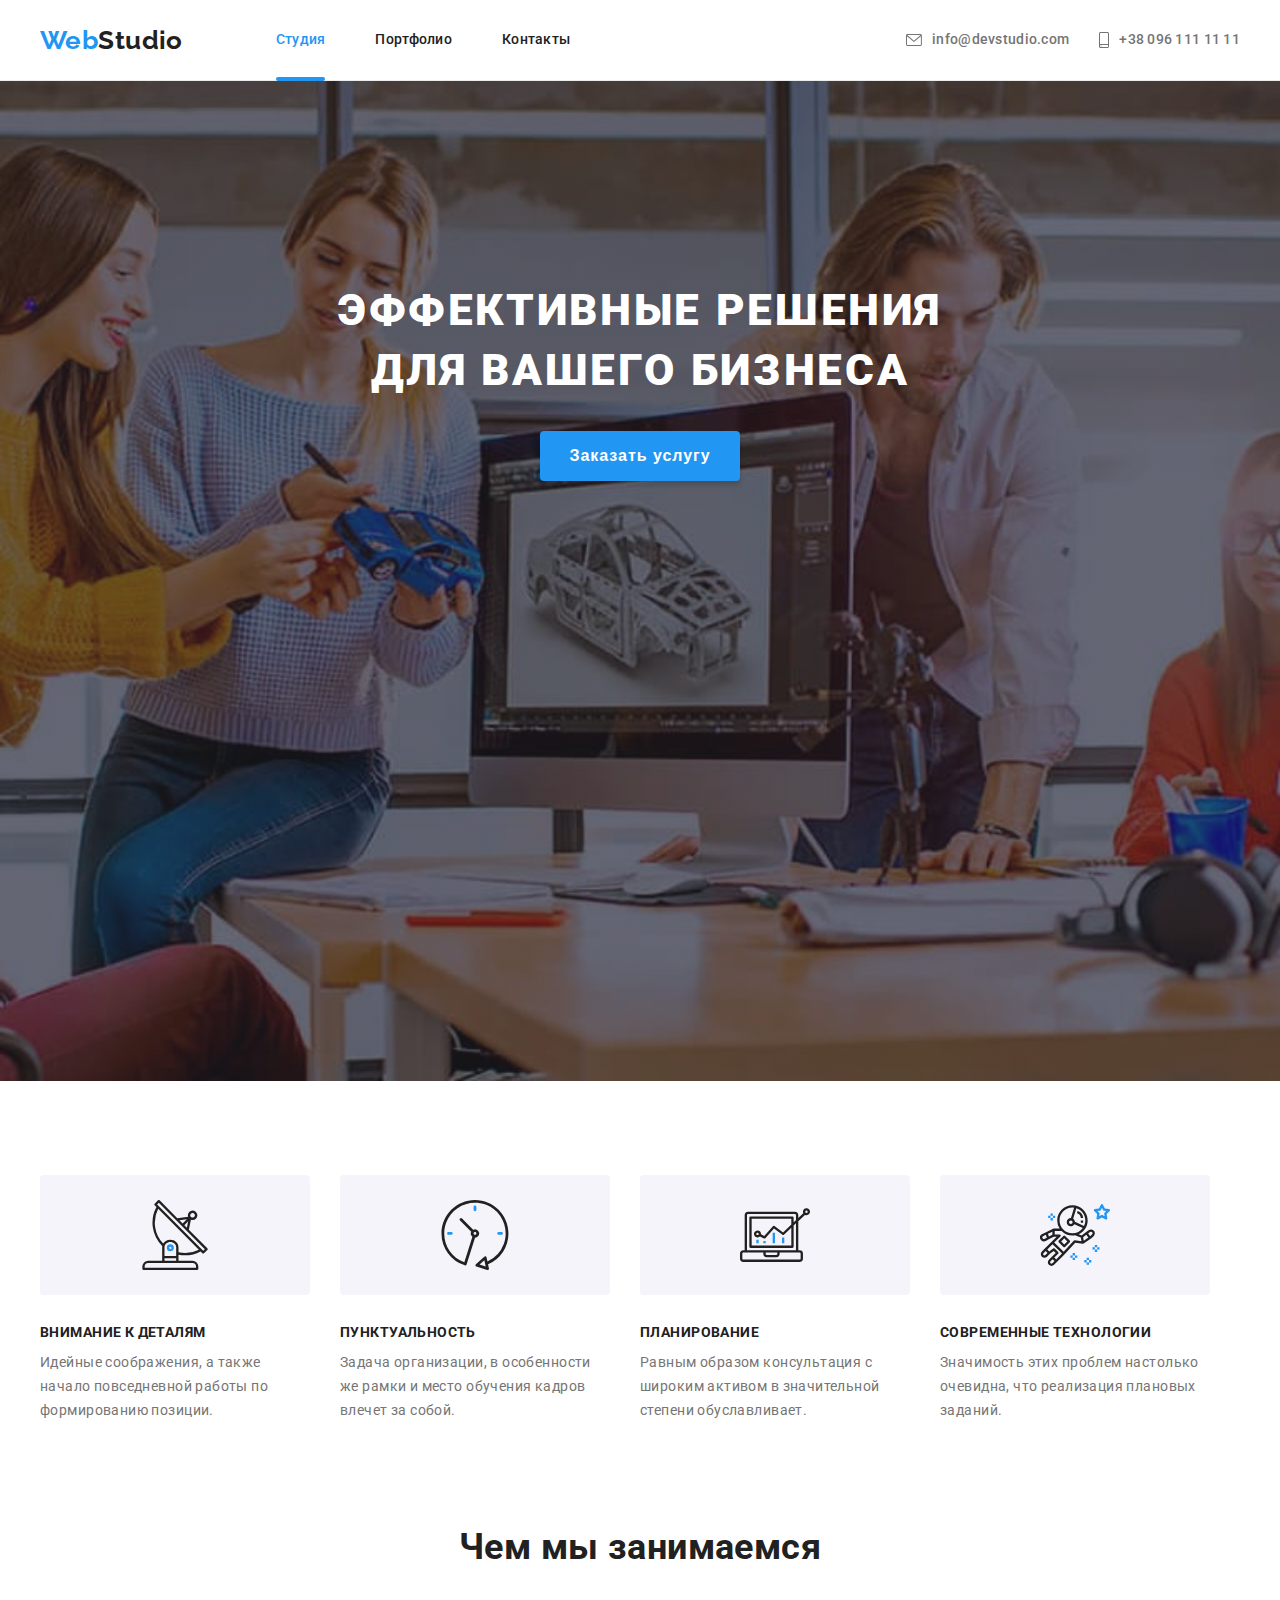
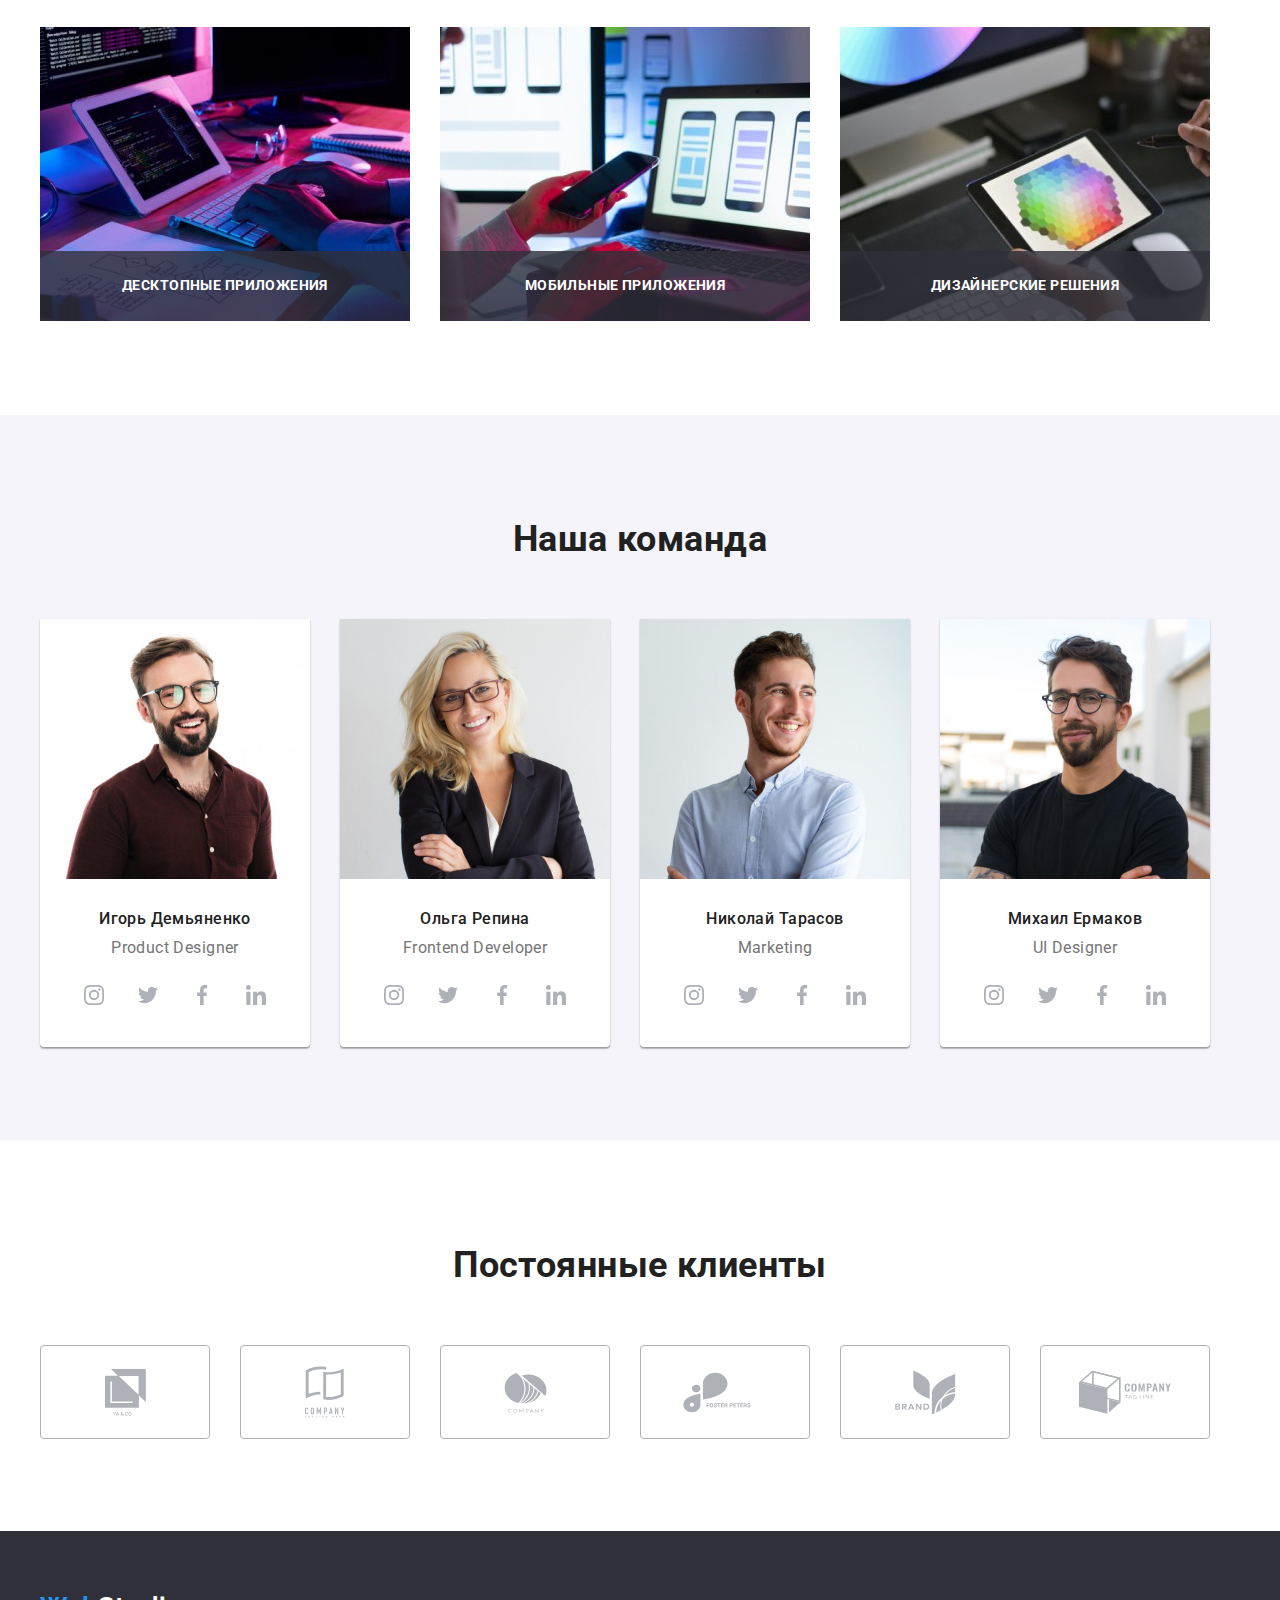
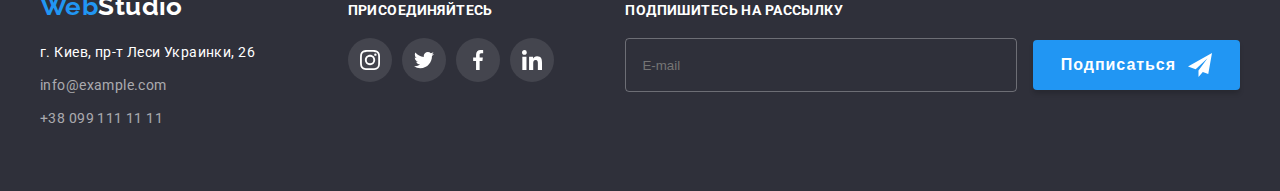
<file: index.html>
<!DOCTYPE html>
<html lang="ru">
  <head>
    <meta charset="UTF-8" />
    <meta http-equiv="X-UA-Compatible" content="IE=edge" />
    <meta name="viewport" content="width=device-width, initial-scale=1.0" />
    <title>WebStudio</title>
    <link rel="preconnect" href="https://fonts.gstatic.com" />
    <link
      href="https://fonts.googleapis.com/css2?family=Raleway:wght@700&family=Roboto:wght@400;500;700;900&display=swap"
      rel="stylesheet"
    />
    <link
      rel="stylesheet"
      href="https://cdnjs.cloudflare.com/ajax/libs/modern-normalize/1.0.0/modern-normalize.min.css"
      integrity="sha512-ISS7cAi1PEhQ8jnbJpJZMd29NlhNj4AWYyLOSp2CE/CsHxTCu+r+t0D2yoJudVrd0/8fTVPUVDzY5Tvli75u/g=="
      crossorigin="anonymous"
    />
    <link rel="stylesheet" href="./css/main.min.css" />
  </head>
  <body>
    <header class="header">
      <div class="container header__container">
        <nav class="nav">
          <!-- logo -->
          <a class="logo link--no-style" href="./index.html" lang="en"
            >Web<span class="logo--dark-theme">Studio</span></a
          >
          <ul class="link-list list--no-style">
            <li class="link-list__item">
              <a
                class="link-list__link link-list__link--current link--no-style"
                href="./index.html"
                >Студия</a
              >
            </li>
            <li class="link-list__item">
              <a class="link-list__link link--no-style" href="./portfolio.html"
                >Портфолио</a
              >
            </li>
            <li class="link-list__item">
              <a class="link-list__link link--no-style" href="">Контакты</a>
            </li>
          </ul>
        </nav>

        <!-- contacts -->
        <ul class="header-contacts list--no-style">
          <li class="header-contacts__item">
            <a
              class="header-contacts__link link--no-style"
              href="mailto:info@devstudio.com"
            >
              <svg class="header-contacts__icon" width="16" height="12">
                <use href="./images/icons.svg#envelope"></use>
              </svg>
              info@devstudio.com</a
            >
          </li>
          <li class="header-contacts__item">
            <a
              class="header-contacts__link link--no-style"
              href="tel:+380961111111"
            >
              <svg class="header-contacts__icon" width="10" height="16">
                <use href="./images/icons.svg#smartphone"></use>
              </svg>
              +38 096 111 11 11</a
            >
          </li>
        </ul>
      </div>
    </header>

    <!-- main content -->
    <main>
      <!-- hero-section -->
      <section class="hero">
        <h1 class="hero__title">Эффективные решения<br />для вашего бизнеса</h1>
        <button class="btn btn--centered" type="button" data-modal-open>
          Заказать услугу
        </button>
      </section>

      <!-- our features -->
      <section class="section features-section">
        <div class="container">
          <h2 class="visually-hidden">Наши особенности</h2>
          <ul class="features list--no-style">
            <li class="features__item">
              <div class="features__thumb">
                <svg class="features__icon">
                  <use href="./images/icons.svg#antenna"></use>
                </svg>
              </div>
              <h3 class="features__title">Внимание к деталям</h3>
              <p class="features__text">
                Идейные соображения, а также начало повседневной работы по
                формированию позиции.
              </p>
            </li>
            <li class="features__item">
              <div class="features__thumb">
                <svg class="features__icon">
                  <use href="./images/icons.svg#clock"></use>
                </svg>
              </div>
              <h3 class="features__title">Пунктуальность</h3>
              <p class="features__text">
                Задача организации, в особенности же рамки и место обучения
                кадров влечет за собой.
              </p>
            </li>
            <li class="features__item">
              <div class="features__thumb">
                <svg class="features__icon">
                  <use href="./images/icons.svg#diagram"></use>
                </svg>
              </div>
              <h3 class="features__title">Планирование</h3>
              <p class="features__text">
                Равным образом консультация с широким активом в значительной
                степени обуславливает.
              </p>
            </li>
            <li class="features__item">
              <div class="features__thumb">
                <svg class="features__icon">
                  <use href="./images/icons.svg#astronaut"></use>
                </svg>
              </div>
              <h3 class="features__title">Современные технологии</h3>
              <p class="features__text">
                Значимость этих проблем настолько очевидна, что реализация
                плановых заданий.
              </p>
            </li>
          </ul>
        </div>
      </section>

      <!-- what we do -->
      <section class="section works-section">
        <div class="container">
          <h2 class="section__title">Чем мы занимаемся</h2>
          <ul class="works list--no-style">
            <li class="works__item">
              <img
                src="./images/what-we-do/what-we-do-1.jpg"
                alt="Десктопные приложения"
                width="370"
              />
              <p class="works__title">Десктопные приложения</p>
            </li>
            <li class="works__item">
              <img
                src="./images/what-we-do/what-we-do-2.jpg"
                alt="Мобильные приложения"
                width="370"
              />
              <p class="works__title">Мобильные приложения</p>
            </li>
            <li class="works__item">
              <img
                src="./images/what-we-do/what-we-do-3.jpg"
                alt="Дизайнерские решения"
                width="370"
              />
              <p class="works__title">Дизайнерские решения</p>
            </li>
          </ul>
        </div>
      </section>

      <!-- our team -->
      <section class="section members-section">
        <div class="container">
          <h2 class="section__title">Наша команда</h2>
          <ul class="members-list list--no-style">
            <li class="members__item">
              <div class="member">
                <img
                  class="member__photo"
                  src="./images/our-team/our-team-1.jpg"
                  alt="фото Игоря Демьяненко"
                  width="270"
                />
                <h3 class="member__name">Игорь Демьяненко</h3>
                <p lang="en" class="member__function">Product Designer</p>

                <ul class="socials list--no-style">
                  <li class="socials__item">
                    <a href="" class="socials__link list--no-style">
                      <svg class="socials__icon" width="20" height="20">
                        <use href="./images/icons.svg#instagram"></use>
                      </svg>
                    </a>
                  </li>
                  <li class="socials__item">
                    <a href="" class="socials__link list--no-style">
                      <svg class="socials__icon" width="20" height="20">
                        <use href="./images/icons.svg#twitter"></use>
                      </svg>
                    </a>
                  </li>
                  <li class="socials__item">
                    <a href="" class="socials__link list--no-style">
                      <svg class="socials__icon" width="20" height="20">
                        <use href="./images/icons.svg#facebook"></use>
                      </svg>
                    </a>
                  </li>
                  <li class="socials__item">
                    <a href="" class="socials__link list--no-style">
                      <svg class="socials__icon" width="20" height="20">
                        <use href="./images/icons.svg#linkedin"></use>
                      </svg>
                    </a>
                  </li>
                </ul>
              </div>
            </li>
            <li class="members__item">
              <div class="member">
                <img
                  class="member__photo"
                  src="./images/our-team/our-team-2.jpg"
                  alt="фото Ольги Репиной"
                  width="270"
                />
                <h3 class="member__name">Ольга Репина</h3>
                <p lang="en" class="member__function">Frontend Developer</p>
                <ul class="socials list--no-style">
                  <li class="socials__item">
                    <a href="" class="socials__link list--no-style">
                      <svg class="socials__icon" width="20" height="20">
                        <use href="./images/icons.svg#instagram"></use>
                      </svg>
                    </a>
                  </li>
                  <li class="socials__item">
                    <a href="" class="socials__link list--no-style">
                      <svg class="socials__icon" width="20" height="20">
                        <use href="./images/icons.svg#twitter"></use>
                      </svg>
                    </a>
                  </li>
                  <li class="socials__item">
                    <a href="" class="socials__link list--no-style">
                      <svg class="socials__icon" width="20" height="20">
                        <use href="./images/icons.svg#facebook"></use>
                      </svg>
                    </a>
                  </li>
                  <li class="socials__item">
                    <a href="" class="socials__link list--no-style">
                      <svg class="socials__icon" width="20" height="20">
                        <use href="./images/icons.svg#linkedin"></use>
                      </svg>
                    </a>
                  </li>
                </ul>
              </div>
            </li>
            <li class="members-item">
              <div class="member">
                <img
                  class="member__photo"
                  src="./images/our-team/our-team-3.jpg"
                  alt="фото Николая Тарасова"
                  width="270"
                />
                <h3 class="member__name">Николай Тарасов</h3>
                <p lang="en" class="member__function">Marketing</p>
                <ul class="socials list--no-style">
                  <li class="socials__item">
                    <a href="" class="socials__link list--no-style">
                      <svg class="socials__icon" width="20" height="20">
                        <use href="./images/icons.svg#instagram"></use>
                      </svg>
                    </a>
                  </li>
                  <li class="socials__item">
                    <a href="" class="socials__link list--no-style">
                      <svg class="socials__icon" width="20" height="20">
                        <use href="./images/icons.svg#twitter"></use>
                      </svg>
                    </a>
                  </li>
                  <li class="socials__item">
                    <a href="" class="socials__link list--no-style">
                      <svg class="socials__icon" width="20" height="20">
                        <use href="./images/icons.svg#facebook"></use>
                      </svg>
                    </a>
                  </li>
                  <li class="socials__item">
                    <a href="" class="socials__link list--no-style">
                      <svg class="socials__icon" width="20" height="20">
                        <use href="./images/icons.svg#linkedin"></use>
                      </svg>
                    </a>
                  </li>
                </ul>
              </div>
            </li>
            <li class="members__item">
              <div class="member">
                <img
                  class="member__photo"
                  src="./images/our-team/our-team-4.jpg"
                  alt="фото Михаила Ермакова"
                  width="270"
                />
                <h3 class="member__name">Михаил Ермаков</h3>
                <p class="member__function" lang="en">UI Designer</p>
                <ul class="socials list--no-style">
                  <li class="socials__item">
                    <a href="" class="socials__link list--no-style">
                      <svg class="socials__icon" width="20" height="20">
                        <use href="./images/icons.svg#instagram"></use>
                      </svg>
                    </a>
                  </li>
                  <li class="socials__item">
                    <a href="" class="socials__link list--no-style">
                      <svg class="socials__icon" width="20" height="20">
                        <use href="./images/icons.svg#twitter"></use>
                      </svg>
                    </a>
                  </li>
                  <li class="socials__item">
                    <a href="" class="socials__link list--no-style">
                      <svg class="socials__icon" width="20" height="20">
                        <use href="./images/icons.svg#facebook"></use>
                      </svg>
                    </a>
                  </li>
                  <li class="socials__item">
                    <a href="" class="socials__link list--no-style">
                      <svg class="socials__icon" width="20" height="20">
                        <use href="./images/icons.svg#linkedin"></use>
                      </svg>
                    </a>
                  </li>
                </ul>
              </div>
            </li>
          </ul>
        </div>
      </section>

      <!-- our clients -->
      <section class="section">
        <div class="container">
          <h2 class="section__title">Постоянные клиенты</h2>
          <ul class="clients-list list--no-style">
            <li class="clients-list__item">
              <a href="" class="clients-list__link list--no-style">
                <svg class="clients-list__icon" width="41" height="47">
                  <use href="./images/icons.svg#client-1"></use>
                </svg>
              </a>
            </li>
            <li class="clients-list__item">
              <a href="" class="clients-list__link list--no-style">
                <svg class="clients-list__icon" width="40" height="52">
                  <use href="./images/icons.svg#client-2"></use>
                </svg>
              </a>
            </li>
            <li class="clients-list__item">
              <a href="" class="clients-list__link list--no-style">
                <svg class="clients-list__icon" width="43" height="41">
                  <use href="./images/icons.svg#client-3"></use>
                </svg>
              </a>
            </li>
            <li class="clients-list__item">
              <a href="" class="clients-list__link list--no-style">
                <svg class="clients-list__icon" width="84" height="41">
                  <use href="./images/icons.svg#client-4"></use>
                </svg>
              </a>
            </li>
            <li class="clients-list__item">
              <a href="" class="clients-list__link list--no-style">
                <svg class="clients-list__icon" width="63" height="45">
                  <use href="./images/icons.svg#client-5"></use>
                </svg>
              </a>
            </li>
            <li class="clients-list__item">
              <a href="" class="clients-list__link list--no-style">
                <svg class="clients-list__icon" width="94" height="44">
                  <use href="./images/icons.svg#client-6"></use>
                </svg>
              </a>
            </li>
          </ul>
        </div>
      </section>
    </main>

    <footer class="footer">
      <div class="container">
        <div class="flex-wrap">
          <div class="wrapper">
            <!-- logo -->
            <a
              class="logo footer__logo link--no-style"
              href="./index.html"
              lang="en"
              >Web<span class="logo--light-theme">Studio</span></a
            >
            <!-- our contacts -->
            <address class="address">
              <ul class="address__list list--no-style">
                <li class="address__item">
                  <a
                    class="address__link contact-map link--no-style"
                    href="https://goo.gl/maps/neQX7SjU9CnfQopdA"
                    target="_blank"
                    rel="noreferrer noopener"
                  >
                    г. Киев, пр-т Леси Украинки, 26
                  </a>
                </li>
                <li class="address__item">
                  <a
                    class="address__link address__link--gray link--no-style"
                    href="mailto:info@example.com"
                  >
                    info@example.com
                  </a>
                </li>
                <li class="address__item">
                  <a
                    class="address__link address__link--gray link--no-style"
                    href="tel:+380991111111"
                  >
                    +38 099 111 11 11
                  </a>
                </li>
              </ul>
            </address>
          </div>
          <div class="join">
            <p class="join__title">Присоединяйтесь</p>
            <ul class="socials list--no-style">
              <li class="socials__item">
                <a
                  href=""
                  class="socials__link socials__link--dark-theme link--no-style"
                >
                  <svg
                    class="socials__icon socials__icon--dark-theme"
                    width="20"
                    height="20"
                  >
                    <use href="./images/icons.svg#instagram"></use>
                  </svg>
                </a>
              </li>
              <li class="socials__item">
                <a
                  href=""
                  class="socials__link socials__link--dark-theme link--no-style"
                >
                  <svg
                    class="socials__icon socials__icon--dark-theme"
                    width="20"
                    height="20"
                  >
                    <use href="./images/icons.svg#twitter"></use>
                  </svg>
                </a>
              </li>
              <li class="socials__item">
                <a
                  href=""
                  class="socials__link socials__link--dark-theme link--no-style"
                >
                  <svg
                    class="socials__icon socials__icon--dark-theme"
                    width="20"
                    height="20"
                  >
                    <use href="./images/icons.svg#facebook"></use>
                  </svg>
                </a>
              </li>
              <li class="socials__item">
                <a
                  href=""
                  class="socials__link socials__link--dark-theme link--no-style"
                >
                  <svg
                    class="socials__icon socials__icon--dark-theme"
                    width="20"
                    height="20"
                  >
                    <use href="./images/icons.svg#linkedin"></use>
                  </svg>
                </a>
              </li>
            </ul>
          </div>

          <div class="spam">
            <label for="spam-email"
              ><span class="spam__title">Подпишитесь на рассылку</span></label
            >
            <form class="spam__form" autocomplete="off">
              <input
                class="spam__email-input"
                type="email"
                id="spam-email"
                placeholder="E-mail"
                title="Напишите свой ящик, чтоб получать рассылку"
                required
              />
              <button class="btn spam__btn" type="submit">
                <span>Подписаться</span
                ><svg class="spam__icon" width="24" height="24">
                  <use href="./images/icons.svg#send"></use>
                </svg>
              </button>
            </form>
          </div>
        </div>
      </div>
    </footer>

    <!-- modal window -->
    <div class="backdrop is-hidden" data-modal>
      <div class="modal">
        <button
          class="close-btn modal__close-btn"
          type="button"
          data-modal-close
        >
          <svg class="close-btn__icon" width="11" height="11">
            <use href="./images/icons.svg#close"></use>
          </svg>
        </button>

        <p class="modal__title">Оставьте свои данные, мы вам перезвоним</p>

        <form class="form" autocomplete="off">
          <label class="form__field">
            <span class="form__label">Имя</span>
            <input
              class="form__input"
              type="text"
              name="name"
              title="Введите своё имя"
              minlength="2"
              maxlength="30"
              required
            />
            <svg class="form__icon" width="18" height="18">
              <use href="./images/icons.svg#person"></use>
            </svg>
          </label>

          <label class="form__field">
            <span class="form__label">Телефон</span>
            <input
              class="form__input"
              type="tel"
              name="phone"
              title="Ведите номер телефона"
              minlength="3"
              maxlength="14"
              required
            />
            <svg class="form__icon" width="18" height="18">
              <use href="./images/icons.svg#phone"></use>
            </svg>
          </label>

          <label class="form__field">
            <span class="form__label">Почта</span>
            <input
              class="form__input"
              type="email"
              name="email"
              title="Введите почтовый ящик"
            />
            <svg class="form__icon" width="18" height="18">
              <use href="./images/icons.svg#email"></use>
            </svg>
          </label>

          <label class="form__field">
            <span class="form__label">Комментарий</span>
            <textarea
              class="form__input form__textarea"
              name="form-comments"
              placeholder="Введите текст"
              title="Тут можно написать свой комментарий"
              maxlength="200"
            ></textarea>
          </label>

          <div class="agreement">
            <label class="agreement__label">
              <input
                class="agreement__checkbox visually-hidden"
                type="checkbox"
                name="agreement"
                value="ok"
                required
              />
              <svg class="agreement__icon" width="16" height="15">
                <use href="./images/icons.svg#check"></use>
              </svg>
              <span>Соглашаюсь с рассылкой и принимаю </span>
            </label>
            <a class="agreement__link" href="">Условия договора</a>
          </div>
          <button class="btn btn--centered" type="submit">Отправить</button>
        </form>
      </div>
    </div>

    <script src="./js/modal.js"></script>
  </body>
</html>
</file>
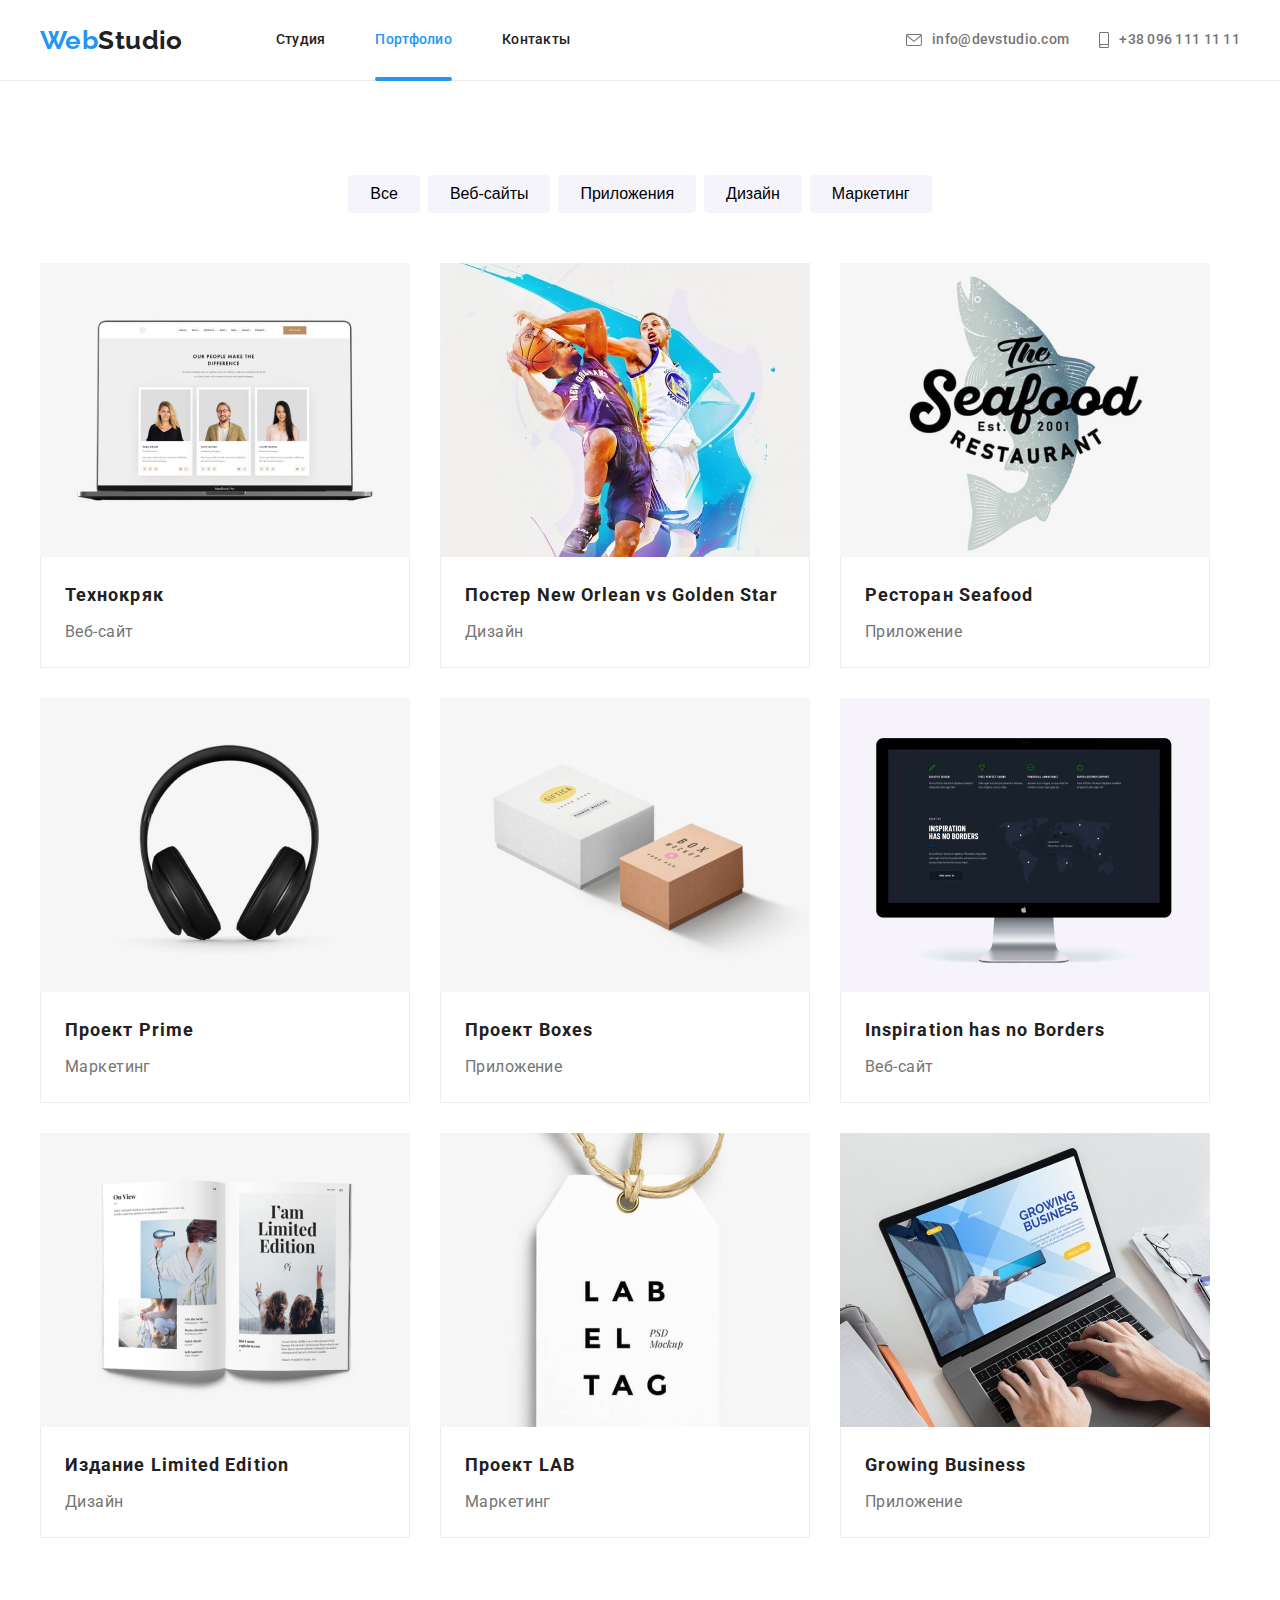
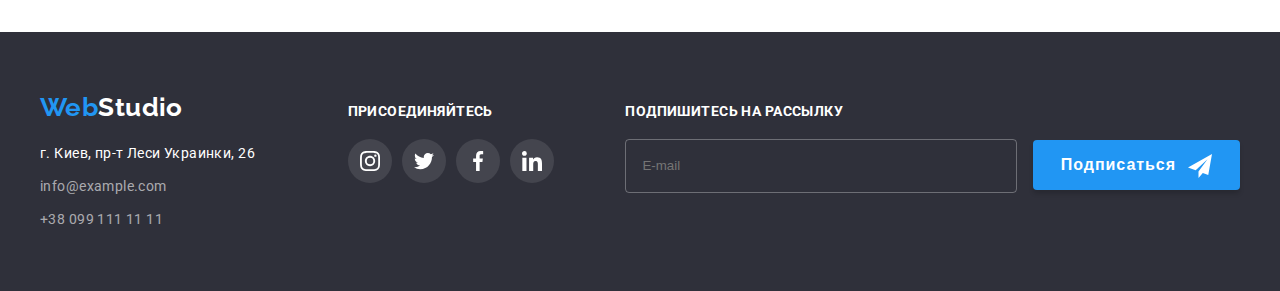
<file: portfolio.html>
<!DOCTYPE html>
<html lang="ru">
  <head>
    <meta charset="UTF-8" />
    <meta http-equiv="X-UA-Compatible" content="IE=edge" />
    <meta name="viewport" content="width=device-width, initial-scale=1.0" />
    <title>WebStudio</title>
    <link rel="preconnect" href="https://fonts.gstatic.com" />
    <link
      href="https://fonts.googleapis.com/css2?family=Raleway:wght@700&family=Roboto:wght@400;500;700;900&display=swap"
      rel="stylesheet"
    />
    <link
      rel="stylesheet"
      href="https://cdnjs.cloudflare.com/ajax/libs/modern-normalize/1.0.0/modern-normalize.min.css"
      integrity="sha512-ISS7cAi1PEhQ8jnbJpJZMd29NlhNj4AWYyLOSp2CE/CsHxTCu+r+t0D2yoJudVrd0/8fTVPUVDzY5Tvli75u/g=="
      crossorigin="anonymous"
    />
    <link rel="stylesheet" href="./css/main.min.css" />
  </head>
  <body>
    <header class="header">
      <div class="container header__container">
        <nav class="nav">
          <!-- logo -->
          <a class="logo link--no-style" href="./index.html" lang="en"
            >Web<span class="logo--dark-theme">Studio</span></a
          >
          <ul class="link-list list--no-style">
            <li class="link-list__item">
              <a class="link-list__link link--no-style" href="./index.html"
                >Студия</a
              >
            </li>
            <li class="link-list__item">
              <a
                class="link-list__link link-list__link--current link--no-style"
                href="./portfolio.html"
                >Портфолио</a
              >
            </li>
            <li class="link-list__item">
              <a class="link-list__link link--no-style" href="">Контакты</a>
            </li>
          </ul>
        </nav>

        <!-- contacts -->
        <ul class="header-contacts list--no-style">
          <li class="header-contacts__item">
            <a
              class="header-contacts__link link--no-style"
              href="mailto:info@devstudio.com"
            >
              <svg class="header-contacts__icon" width="16" height="12">
                <use href="./images/icons.svg#envelope"></use>
              </svg>
              info@devstudio.com</a
            >
          </li>
          <li class="header-contacts__item">
            <a
              class="header-contacts__link link--no-style"
              href="tel:+380961111111"
            >
              <svg class="header-contacts__icon" width="10" height="16">
                <use href="./images/icons.svg#smartphone"></use>
              </svg>
              +38 096 111 11 11</a
            >
          </li>
        </ul>
      </div>
    </header>

    <!-- main content -->
    <main>
      <!-- our works -->
      <section class="section">
        <div class="container">
          <h1 class="visually-hidden">Наши работы</h1>

          <ul class="portfolio-filter list--no-style">
            <li class="portfolio-filter__item">
              <button class="portfolio-btn" type="button">Все</button>
            </li>
            <li class="portfolio-filter__item">
              <button class="portfolio-btn" type="button">Веб-сайты</button>
            </li>
            <li class="portfolio-filter__item">
              <button class="portfolio-btn" type="button">Приложения</button>
            </li>
            <li class="portfolio-filter__item">
              <button class="portfolio-btn" type="button">Дизайн</button>
            </li>
            <li class="portfolio-filter__item">
              <button class="portfolio-btn" type="button">Маркетинг</button>
            </li>
          </ul>

          <ul class="portfolio-gallery list--no-style">
            <li class="portfolio-gallery__item">
              <a class="card link--no-style" href="">
                <div class="card__box">
                  <img
                    class="card__image"
                    src="./images/portfolio/portfolio-1.jpg"
                    alt="фото веб-сайта Технокряк"
                    width="370"
                  />
                  <p class="card__overlay">
                    Технокряк это современная площадка распространения
                    коронавируса. Компании используют эту платформу для
                    цифрового шпионажа и атак на защищённые сервера конкурентов.
                  </p>
                </div>
                <div class="card__title">
                  <h2 class="card__name">Технокряк</h2>
                  <p class="card__text">Веб-сайт</p>
                </div>
              </a>
            </li>
            <li class="portfolio-gallery__item">
              <a class="card link--no-style" href="">
                <div class="card__box">
                  <img
                    class="card__image"
                    src="./images/portfolio/portfolio-2.jpg"
                    alt="фото постера"
                    width="370"
                  />
                  <p class="card__overlay">
                    Технокряк это современная площадка распространения
                    коронавируса. Компании используют эту платформу для
                    цифрового шпионажа и атак на защищённые сервера конкурентов.
                    Lorem ipsum dolor sit, amet consectetur adipisicing elit.
                    Incidunt, provident? Vel tempora deleniti animi? Nostrum
                    quidem, autem, dolores suscipit perferendis quam aperiam
                    nobis eligendi aspernatur corrupti sapiente doloremque minus
                    eaque.
                  </p>
                </div>
                <div class="card__title">
                  <h2 class="card__name">
                    Постер <span lang="en">New Orlean vs Golden Star</span>
                  </h2>
                  <p class="card__text">Дизайн</p>
                </div>
              </a>
            </li>
            <li class="portfolio-gallery__item">
              <a class="card link--no-style" href="">
                <div class="card__box">
                  <img
                    class="card__image"
                    src="./images/portfolio/portfolio-3.jpg"
                    alt="фото логотипа ресторана"
                    width="370"
                  />
                  <p class="card__overlay">
                    Технокряк это современная площадка распространения
                    коронавируса. Компании используют эту платформу для
                    цифрового шпионажа и атак на защищённые сервера конкурентов.
                    Lorem ipsum dolor sit amet consectetur adipisicing elit.
                    Error necessitatibus quasi suscipit ex nulla dignissimos
                    itaque totam natus, magni quia qui assumenda tenetur iusto
                    delectus animi enim dolor, saepe aliquam.
                  </p>
                </div>
                <div class="card__title">
                  <h2 class="card__name">
                    Ресторан <span lang="en">Seafood</span>
                  </h2>
                  <p class="card__text">Приложение</p>
                </div>
              </a>
            </li>
            <li class="portfolio-gallery__item">
              <a class="card link--no-style" href="">
                <div class="card__box">
                  <img
                    class="card__image"
                    src="./images/portfolio/portfolio-4.jpg"
                    alt="фото с наушниками"
                    width="370"
                  />
                  <p class="card__overlay">
                    Технокряк это современная площадка распространения
                    коронавируса. Компании используют эту платформу для
                    цифрового шпионажа и атак на защищённые сервера конкурентов.
                  </p>
                </div>
                <div class="card__title">
                  <h2 class="card__name">
                    Проект <span lang="en">Prime</span>
                  </h2>
                  <p class="card__text">Маркетинг</p>
                </div>
              </a>
            </li>
            <li class="portfolio-gallery__item">
              <a class="card link--no-style" href="">
                <div class="card__box">
                  <img
                    class="card__image"
                    src="./images/portfolio/portfolio-5.jpg"
                    alt="фото с коробочками"
                    width="370"
                  />
                  <p class="card__overlay">
                    Технокряк это современная площадка распространения
                    коронавируса. Компании используют эту платформу для
                    цифрового шпионажа и атак на защищённые сервера конкурентов.
                  </p>
                </div>
                <div class="card__title">
                  <h2 class="card__name">
                    Проект <span lang="en">Boxes</span>
                  </h2>
                  <p class="card__text">Приложение</p>
                </div>
              </a>
            </li>
            <li class="portfolio-gallery__item">
              <a class="card link--no-style" href="">
                <div class="card__box">
                  <img
                    class="card__image"
                    src="./images/portfolio/portfolio-6.jpg"
                    alt="фото веб-сайта"
                    width="370"
                  />
                  <p class="card__overlay">
                    Технокряк это современная площадка распространения
                    коронавируса. Компании используют эту платформу для
                    цифрового шпионажа и атак на защищённые сервера конкурентов.
                  </p>
                </div>
                <div class="card__title">
                  <h2 class="card__name">
                    <span lang="en">Inspiration has no Borders</span>
                  </h2>
                  <p class="card__text">Веб-сайт</p>
                </div>
              </a>
            </li>
            <li class="portfolio-gallery__item">
              <a class="card link--no-style" href="">
                <div class="card__box">
                  <img
                    class="card__image"
                    src="./images/portfolio/portfolio-7.jpg"
                    alt="фото развёрнутой книги"
                    width="370"
                  />
                  <p class="card__overlay">
                    Технокряк это современная площадка распространения
                    коронавируса. Компании используют эту платформу для
                    цифрового шпионажа и атак на защищённые сервера конкурентов.
                  </p>
                </div>
                <div class="card__title">
                  <h2 class="card__name">
                    Издание <span lang="en">Limited Edition</span>
                  </h2>
                  <p class="card__text">Дизайн</p>
                </div>
              </a>
            </li>
            <li class="portfolio-gallery__item">
              <a class="card link--no-style" href="">
                <div class="card__box">
                  <img
                    class="card__image"
                    src="./images/portfolio/portfolio-8.jpg"
                    alt="фото бирки"
                    width="370"
                  />
                  <p class="card__overlay">
                    Технокряк это современная площадка распространения
                    коронавируса. Компании используют эту платформу для
                    цифрового шпионажа и атак на защищённые сервера конкурентов.
                  </p>
                </div>
                <div class="card__title">
                  <h2 class="card__name">Проект LAB</h2>
                  <p class="card__text">Маркетинг</p>
                </div>
              </a>
            </li>
            <li class="portfolio-gallery__item">
              <a class="card link--no-style" href="">
                <div class="card__box">
                  <img
                    class="card__image"
                    src="./images/portfolio/portfolio-9.jpg"
                    alt="фото приложения"
                    width="370"
                  />
                  <p class="card__overlay">
                    Технокряк это современная площадка распространения
                    коронавируса. Компании используют эту платформу для
                    цифрового шпионажа и атак на защищённые сервера конкурентов.
                  </p>
                </div>
                <div class="card__title">
                  <h2 class="card__name">
                    <span lang="en">Growing Business</span>
                  </h2>
                  <p class="card__text">Приложение</p>
                </div>
              </a>
            </li>
          </ul>
        </div>
        <!-- /container -->
      </section>
    </main>

    <footer class="footer">
      <div class="container">
        <div class="flex-wrap">
          <div class="wrapper">
            <!-- logo -->
            <a
              class="logo footer__logo link--no-style"
              href="./index.html"
              lang="en"
              >Web<span class="logo--light-theme">Studio</span></a
            >
            <!-- our contacts -->
            <address class="address">
              <ul class="address__list list--no-style">
                <li class="address__item">
                  <a
                    class="address__link contact-map link--no-style"
                    href="https://goo.gl/maps/neQX7SjU9CnfQopdA"
                    target="_blank"
                    rel="noreferrer noopener"
                  >
                    г. Киев, пр-т Леси Украинки, 26
                  </a>
                </li>
                <li class="address__item">
                  <a
                    class="address__link address__link--gray link--no-style"
                    href="mailto:info@example.com"
                  >
                    info@example.com
                  </a>
                </li>
                <li class="address__item">
                  <a
                    class="address__link address__link--gray link--no-style"
                    href="tel:+380991111111"
                  >
                    +38 099 111 11 11
                  </a>
                </li>
              </ul>
            </address>
          </div>
          <div class="join">
            <p class="join__title">Присоединяйтесь</p>
            <ul class="socials list--no-style">
              <li class="socials__item">
                <a
                  href=""
                  class="socials__link socials__link--dark-theme link--no-style"
                >
                  <svg
                    class="socials__icon socials__icon--dark-theme"
                    width="20"
                    height="20"
                  >
                    <use href="./images/icons.svg#instagram"></use>
                  </svg>
                </a>
              </li>
              <li class="socials__item">
                <a
                  href=""
                  class="socials__link socials__link--dark-theme link--no-style"
                >
                  <svg
                    class="socials__icon socials__icon--dark-theme"
                    width="20"
                    height="20"
                  >
                    <use href="./images/icons.svg#twitter"></use>
                  </svg>
                </a>
              </li>
              <li class="socials__item">
                <a
                  href=""
                  class="socials__link socials__link--dark-theme link--no-style"
                >
                  <svg
                    class="socials__icon socials__icon--dark-theme"
                    width="20"
                    height="20"
                  >
                    <use href="./images/icons.svg#facebook"></use>
                  </svg>
                </a>
              </li>
              <li class="socials__item">
                <a
                  href=""
                  class="socials__link socials__link--dark-theme link--no-style"
                >
                  <svg
                    class="socials__icon socials__icon--dark-theme"
                    width="20"
                    height="20"
                  >
                    <use href="./images/icons.svg#linkedin"></use>
                  </svg>
                </a>
              </li>
            </ul>
          </div>

          <div class="spam">
            <label for="spam-email"
              ><span class="spam__title">Подпишитесь на рассылку</span></label
            >
            <form class="spam__form" autocomplete="off">
              <input
                class="spam__email-input"
                type="email"
                id="spam-email"
                placeholder="E-mail"
                title="Напишите свой ящик, чтоб получать рассылку"
                required
              />
              <button class="btn spam__btn" type="submit">
                <span>Подписаться</span
                ><svg class="spam__icon" width="24" height="24">
                  <use href="./images/icons.svg#send"></use>
                </svg>
              </button>
            </form>
          </div>
        </div>
      </div>
    </footer>
  </body>
</html>
</file>
<file: css/main.min.css>
:root{--main-color: #212121;--second-color: #757575;--accent-color: #2196f3;--white-color: #fff;--bg-dark: #2f303a;--btn-hover: #188ce8;--bg-our-team: #f5f4fa;--bg-filter-btn: #f5f4fa;--brd-card-title: #eeeeee;--icon-color: #afb1b8;--timing-function: cubic-bezier(0.4, 0, 0.2, 1);--trans-duration: 250ms;--placeholder-text-color: rgba(117, 117, 117, 0.5);--footer-form-border: rgba(255, 255, 255, 0.3)}.visually-hidden{position:absolute;width:1px;height:1px;margin:-1px;border:0;padding:0;white-space:nowrap;clip-path:inset(100%);clip:rect(0 0 0 0);overflow:hidden;outline:0;outline-offset:0}.link-list__link,.header-contacts__link{font-size:14px;font-weight:500;line-height:1.14;letter-spacing:0.02em;padding-top:32px;padding-bottom:32px;transition:color var(--trans-duration) var(--timing-function)}h1,h2,h3,h4,h5,h6,p{margin-top:0;margin-bottom:0}.list--no-style{list-style:none;margin-top:0;margin-bottom:0;padding-left:0}.link--no-style{text-decoration:none}img{display:block}body{margin:0;font-family:Roboto, sans-serif;font-size:14px;color:var(--main-color);letter-spacing:0.03em;background-color:var(--white-color)}.section{padding-top:94px;padding-bottom:94px}.container{margin-left:auto;margin-right:auto;width:1200px;padding-left:15px;padding-right:15px}.btn{display:inline-block;min-width:200px;min-height:50px;padding:10px 28px;border-radius:4px;border:none;font-size:16px;font-weight:700;line-height:1.87;letter-spacing:0.06em;color:var(--white-color);background-color:var(--accent-color);box-shadow:0px 4px 4px rgba(0,0,0,0.15);cursor:pointer;transition:background-color var(--trans-duration) var(--timing-function)}.btn--centered{display:block;margin-left:auto;margin-right:auto}.btn:hover,.btn:focus{background-color:var(--btn-hover)}.logo{display:block;margin-right:93px;font-family:'Raleway', sans-serif;font-weight:700;font-size:26px;color:var(--accent-color);transform:scale(1);transition:transform var(--trans-duration) var(--timing-function)}.logo--dark-theme{color:var(--main-color)}.logo--light-theme{color:var(--white-color)}.logo:hover,.logo:focus{transform:scale(1.2)}.socials{display:flex;justify-content:center}.socials__item:not(:last-child){margin-right:10px}.socials__link{display:flex;width:44px;height:44px;border-radius:50%;transition:background-color var(--trans-duration) var(--timing-function)}.socials__link--dark-theme{background-color:rgba(255,255,255,0.1)}.socials__link:hover,.socials__link:focus{background-color:var(--accent-color)}.socials__icon{margin:auto;fill:var(--icon-color);transition:fill 500ms var(--timing-function)}.socials__icon--dark-theme{fill:var(--white-color)}.socials__link:hover .socials__icon,.socials__link:focus .socials__icon{fill:var(--white-color)}.section__title{margin-bottom:50px;font-size:36px;line-height:1.67;text-align:center}.backdrop{position:fixed;top:0;left:0;z-index:1000;width:100vw;height:100vh;background-color:rgba(0,0,0,0.2);transition-property:opacity, visibility;transition:var(--trans-duration) var(--timing-function)}.is-hidden{opacity:0;pointer-events:none;visibility:hidden}.modal{position:absolute;top:50%;left:50%;transform:translate(-50%, -50%);width:528px;height:581px;border-radius:4px;padding:40px;background-color:var(--white-color);box-shadow:0px 1px 3px rgba(0,0,0,0.12),0px 1px 1px rgba(0,0,0,0.14),0px 2px 1px rgba(0,0,0,0.2)}.modal__close-btn{position:absolute;top:8px;right:8px;width:30px;height:30px;border:1px solid rgba(0,0,0,0.1);border-radius:50%;padding:0;display:flex;justify-content:center;align-items:center;background-color:transparent;cursor:pointer}.modal__title{margin-bottom:30px;font-weight:700;font-size:20px;line-height:1.15;text-align:center;color:var(--main-color)}.close-btn__icon{fill:var(--main-color);transition:fill var(--trans-duration) var(--timing-function)}.close-btn:hover .close-btn__icon,.close-btn:focus .close-btn__icon{fill:var(--accent-color)}.form__field{position:relative;display:block;margin-bottom:28px}.form__field:last-child{margin-bottom:20px}.form__input{display:block;width:100%;height:40px;border:1px solid rgba(33,33,33,0.2);border-radius:4px;padding-left:42px;font-size:12px;line-height:1.17;letter-spacing:0.01em;color:inherit;background-color:#fff;transition:border-color var(--trans-duration) var(--timing-function)}.form__field:focus-within .form__input{outline:none;border-color:var(--accent-color)}.form__input::placeholder{color:var(--placeholder-text-color)}.form__textarea{resize:none;height:120px;padding:12px 16px;overflow:auto}.form__label{position:absolute;bottom:calc(100% + 4px);font-size:12px;line-height:1.17;letter-spacing:0.01em;color:var(--second-color)}.form__icon{position:absolute;top:50%;left:12px;transform:translateY(-50%);fill:var(--main-color);transition:fill var(--trans-duration) var(--timing-function)}.form__field:focus-within .form__icon{fill:var(--accent-color)}.agreement{margin-bottom:30px;text-align:center;color:var(--second-color)}.agreement__link{text-decoration:underline;color:var(--accent-color)}.agreement__icon{vertical-align:middle;width:16px;height:15px;border:2px solid var(--main-color);border-radius:2px;margin-right:5px;fill:var(--white-color);background-color:var(--white-color);transition-property:border-color;transition-duration:var(--trans-duration);transition-timing-function:var(--timing-function)}.agreement__checkbox:focus+.agreement__icon{border-color:var(--accent-color)}.agreement__checkbox:checked+.agreement__icon{background-color:var(--accent-color);border:none}.header{border-bottom:1px solid #ececec}.header__container{display:flex;align-items:center}.nav{display:flex;align-items:center}.link-list{display:flex;align-items:center}.link-list__item:not(:last-child){margin-right:50px}.link-list__link{display:block;color:var(--main-color)}.link-list__link--current{position:relative;color:var(--accent-color)}.link-list__link--current::after{content:'';position:absolute;display:block;bottom:-1px;left:0;width:100%;height:4px;border-radius:2px;background-color:var(--accent-color)}.link-list__link:focus,.link-list__link:hover{color:var(--accent-color)}.header-contacts{display:flex;align-items:center;margin-left:auto}.header-contacts__link{display:flex;align-items:center;color:var(--second-color)}.header-contacts__item:not(:last-child){margin-right:30px}.header-contacts__icon{margin-right:10px;fill:currentColor}.header-contacts:focus,.header-contacts__link:hover{color:var(--accent-color)}.hero{margin-left:auto;margin-right:auto;padding-top:200px;padding-bottom:200px;height:600px;max-width:1600px;background-color:var(--bg-dark);background-image:linear-gradient(rgba(47,48,58,0.4), rgba(47,48,58,0.4)),url("../images/hero/hero-bg.jpg");background-size:cover;background-position:center}.hero__title{margin-bottom:30px;font-size:44px;font-weight:900;line-height:1.36;letter-spacing:0.06em;text-align:center;text-transform:uppercase;color:var(--white-color)}.features-section{padding-bottom:47px}.features{display:flex}.features__item{max-width:270px}.features__item:not(:last-child){margin-right:30px}.features__thumb{height:120px;margin-bottom:30px;border-radius:4px;display:flex;justify-content:center;align-items:center;background-color:var(--bg-filter-btn)}.features__icon{width:70px;height:70px}.features__title{margin-bottom:10px;font-size:14px;font-weight:700;line-height:1.14;text-transform:uppercase}.features__text{line-height:1.71;color:var(--second-color)}.works-section{padding-top:47px}.works{display:flex;flex-wrap:wrap;margin-top:-30px;margin-left:-30px}.works__item{position:relative;margin-top:30px;margin-left:30px}.works__title{position:absolute;bottom:0;left:0;width:100%;height:70px;display:flex;justify-content:center;align-items:center;font-weight:700;line-height:1.14;text-transform:uppercase;color:var(--white-color);background-color:rgba(47,48,58,0.8)}.members-section{background-color:var(--bg-our-team)}.members-list{display:flex;flex-wrap:wrap;margin-left:-30px;margin-top:-30px}.member{width:270px;margin-left:30px;margin-top:30px;border-radius:0px 0px 4px 4px;padding-bottom:30px;background-color:var(--white-color);box-shadow:0px 1px 3px rgba(0,0,0,0.12),0px 1px 1px rgba(0,0,0,0.14),0px 2px 1px rgba(0,0,0,0.2)}.member__photo{margin-bottom:30px}.member__name{margin-bottom:10px;font-size:16px;font-weight:500;line-height:1.19;text-align:center}.member__function{margin-bottom:16px;font-size:16px;color:var(--second-color);line-height:1.19;text-align:center}.clients-list{display:flex;flex-wrap:wrap;margin-top:-30px;margin-left:-30px}.clients-list__item{width:170px;height:92px;margin-top:30px;margin-left:30px}.clients-list__link{display:flex;height:100%;border:1px solid var(--icon-color);border-radius:4px;transition:border-color var(--trans-duration) var(--timing-function)}.clients-list__link:hover,.clients-list__link:focus{border-color:var(--accent-color)}.clients-list__icon{margin:auto;fill:var(--icon-color);transition:fill var(--trans-duration) var(--timing-function)}.clients-list__link:hover .clients-list__icon,.clients-list__link:focus .clients-list__icon{fill:var(--accent-color)}.footer{padding-top:60px;padding-bottom:60px;background-color:var(--bg-dark);color:var(--white-color)}.footer__logo{margin-bottom:20px}.flex-wrap{display:flex;align-items:baseline;justify-content:space-between}.address{font-style:normal}.address__item:not(:last-child){padding-bottom:9px}.address__link{line-height:1.71;color:var(--white-color);transition:color var(--trans-duration) var(--timing-function)}.address__link--gray{color:rgba(255,255,255,0.6)}.address__link:focus,.address__link:hover{color:var(--accent-color)}.join__title{margin-bottom:20px;font-weight:700;text-transform:uppercase}.spam__email-input{height:50px;width:358px;padding-left:16px;padding-right:16px;margin-right:12px;border-radius:4px;border:1px solid var(--footer-form-border);color:var(--white-color);background-color:inherit;transition:border-color var(--trans-duration) var(--timing-function)}.spam__form:focus-within .spam__email-input{outline:none;border-color:var(--accent-color)}.spam__title{display:block;margin-bottom:20px;font-weight:700;text-transform:uppercase}.spam__icon{vertical-align:middle;margin-left:12px;fill:var(--white-color)}.portfolio-filter{margin-bottom:50px;display:flex;justify-content:center}.portfolio-filter__item:not(:last-child){margin-right:8px}.portfolio-btn{font-weight:500;font-size:16px;line-height:1.62;background-color:var(--bg-filter-btn);box-shadow:none;border:none;transition-property:color, background-color, box-shadow;transition-duration:var(--trans-duration);transition-timing-function:var(--timing-function);padding:6px 22px;border-radius:4px;cursor:pointer}.portfolio-btn:hover,.portfolio-btn:focus{color:var(--white-color);background-color:var(--accent-color);box-shadow:0px 3px 1px rgba(0,0,0,0.1),0px 1px 2px rgba(0,0,0,0.08),0px 2px 2px rgba(0,0,0,0.12)}.portfolio-gallery{display:flex;flex-wrap:wrap;margin-bottom:-30px}.portfolio-gallery__item{position:relative;margin-bottom:30px}.portfolio-gallery__item:not(:nth-child(3n)){margin-right:30px}.card{display:block;transition:box-shadow var(--trans-duration) var(--timing-function)}.card:hover,.card:focus{box-shadow:0px 1px 1px rgba(0,0,0,0.12),0px 4px 4px rgba(0,0,0,0.06),1px 4px 6px rgba(0,0,0,0.16)}.card__box{position:relative;overflow:hidden}.card__overlay{position:absolute;top:0;left:0;width:100%;height:100%;padding:63px 24px 24px;background-color:rgba(33,150,243,0.9);color:var(--white-color);font-size:18px;line-height:1.56;overflow:auto;transform:translateY(100%);transition:transform var(--trans-duration) var(--timing-function)}.card:hover .card__overlay,.card:focus .card__overlay{transform:translateY(0)}.card__title{padding:20px 24px;border:1px solid var(--brd-card-title);border-top:0}.card__name{margin-bottom:4px;font-weight:700;font-size:18px;line-height:2;letter-spacing:0.06em;color:var(--main-color)}.card__text{font-size:16px;line-height:1.87;color:var(--second-color)}
/*# sourceMappingURL=main.min.css.map */
</file>
